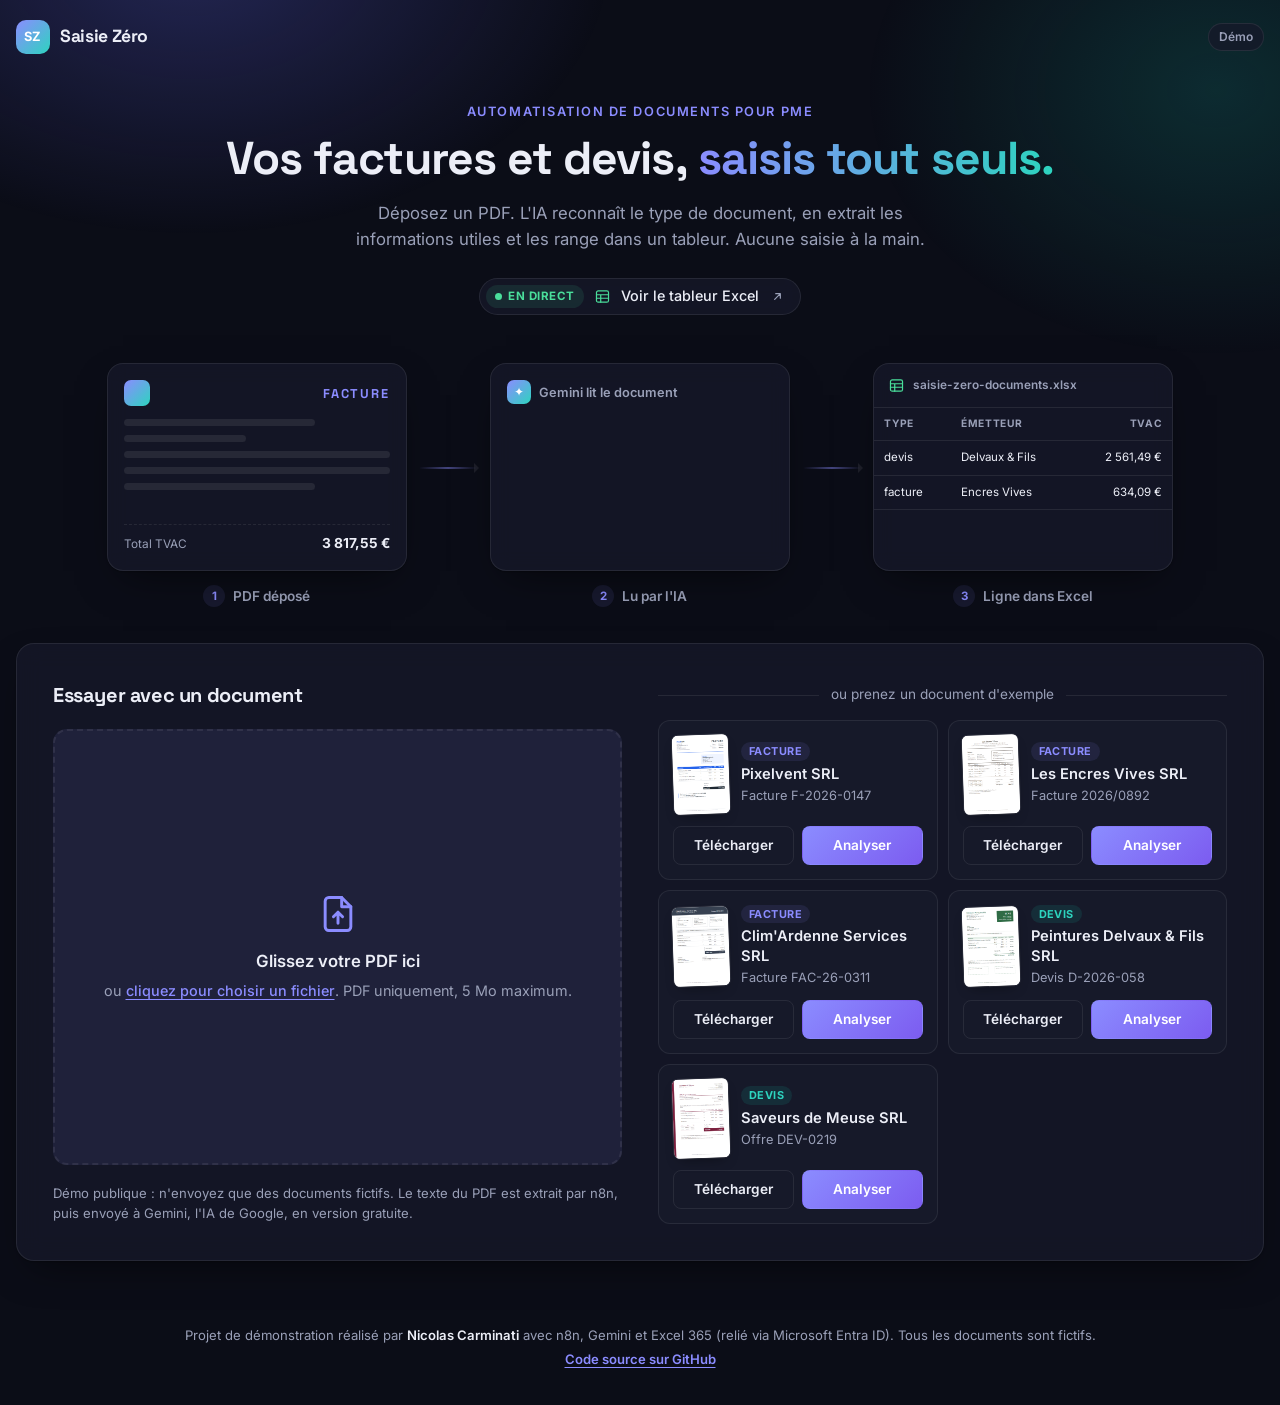
<file: site/index.html>
<!doctype html>
<html lang="fr">
<head>
  <meta charset="utf-8">
  <meta name="viewport" content="width=device-width, initial-scale=1">
  <title>Saisie Zéro</title>
  <meta name="description" content="Démo : l'IA lit une facture ou un devis en PDF, en extrait les informations et les range dans un tableur Excel.">
  <meta property="og:title" content="Saisie Zéro : vos factures et devis, saisis tout seuls">
  <meta property="og:description" content="Démo d'automatisation pour PME : déposez un PDF, l'IA en extrait les informations et ajoute une ligne dans un tableur Excel.">
  <meta property="og:type" content="website">
  <meta property="og:url" content="https://saisie-zero.vercel.app/">
  <meta name="theme-color" content="#0b0d17">
  <link rel="icon" href="data:image/svg+xml,%3Csvg xmlns='http://www.w3.org/2000/svg' viewBox='0 0 64 64'%3E%3Cdefs%3E%3ClinearGradient id='g' x1='0' y1='0' x2='1' y2='1'%3E%3Cstop offset='0' stop-color='%235b5bf0'/%3E%3Cstop offset='1' stop-color='%2314b8a6'/%3E%3C/linearGradient%3E%3C/defs%3E%3Crect width='64' height='64' rx='16' fill='url(%23g)'/%3E%3Ctext x='32' y='41' font-family='Arial,sans-serif' font-size='26' font-weight='700' fill='%23fff' text-anchor='middle'%3ESZ%3C/text%3E%3C/svg%3E">
  <link rel="preconnect" href="https://fonts.googleapis.com">
  <link rel="preconnect" href="https://fonts.gstatic.com" crossorigin>
  <link rel="stylesheet" href="https://fonts.googleapis.com/css2?family=Inter:wght@400;500;600;700&family=Space+Grotesk:wght@500;600;700&display=swap">
  <link rel="stylesheet" href="style.css">
</head>
<body>
  <div class="halo" aria-hidden="true"></div>

  <header class="barre">
    <div class="marque">
      <span class="marque__logo" aria-hidden="true">SZ</span>
      <span class="marque__nom">Saisie Zéro</span>
    </div>
    <span class="pastille">Démo</span>
  </header>

  <main>
    <section class="hero">
      <p class="surtitre">Automatisation de documents pour PME</p>
      <h1>Vos factures et devis, <span class="degrade">saisis tout seuls.</span></h1>
      <p class="chapo">Déposez un PDF. L'IA reconnaît le type de document, en extrait les informations utiles et les range dans un tableur. Aucune saisie à la main.</p>

      <p class="tableur-direct" id="tableur-direct" hidden>
        <a class="bouton-tableur" id="tableur-direct-a" href="#" target="_blank" rel="noopener"
           title="Ouvrez le classeur, analysez un document, puis actualisez-le : la nouvelle ligne apparaît en bas du tableau.">
          <span class="bouton-tableur__direct"><i></i>En direct</span>
          <svg class="bouton-tableur__icone" viewBox="0 0 24 24" aria-hidden="true"><rect x="3.5" y="4" width="17" height="16" rx="2.5"/><path d="M3.5 9.5h17M3.5 14.5h17M9.5 9.5V20"/></svg>
          Voir le tableur Excel
          <svg class="bouton-tableur__fleche" viewBox="0 0 24 24" aria-hidden="true"><path d="M8 16 16 8M9.5 8H16v6.5"/></svg>
        </a>
      </p>

      <!-- Animation qui raconte le traitement : PDF, lecture par l'IA, ligne dans Excel (décorative) -->
      <p class="visuellement-cache">Fonctionnement : 1. vous déposez un PDF, 2. l'IA le lit et en extrait les informations, 3. une ligne est ajoutée dans le tableur Excel.</p>
      <div class="scene" aria-hidden="true">
        <div class="scene__etape">
          <div class="scene__carte scene__pdf">
            <div class="pdf__entete"><span class="pdf__logo"></span><span class="pdf__titre">FACTURE</span></div>
            <span class="pdf__barre pdf__barre--moyenne"></span>
            <span class="pdf__barre pdf__barre--courte"></span>
            <span class="pdf__barre"></span>
            <span class="pdf__barre"></span>
            <span class="pdf__barre pdf__barre--moyenne"></span>
            <div class="pdf__total"><span>Total TVAC</span><b>3 817,55 €</b></div>
            <span class="pdf__scan"></span>
          </div>
          <p class="scene__legende"><span>1</span>PDF déposé</p>
        </div>

        <div class="scene__fleche scene__fleche--1"><span></span></div>

        <div class="scene__etape">
          <div class="scene__carte scene__ia">
            <div class="ia__tete"><span class="ia__puce">✦</span>Gemini lit le document</div>
            <div class="ia__champ ia__champ--1"><small>Fournisseur</small><b>Pixelvent SRL</b></div>
            <div class="ia__champ ia__champ--2"><small>Numéro</small><b>F-2026-0147</b></div>
            <div class="ia__champ ia__champ--3"><small>Total TVAC</small><b>3 817,55 €</b></div>
          </div>
          <p class="scene__legende"><span>2</span>Lu par l'IA</p>
        </div>

        <div class="scene__fleche scene__fleche--2"><span></span></div>

        <div class="scene__etape">
          <div class="scene__carte scene__excel">
            <div class="xl__tete">
              <svg viewBox="0 0 24 24"><rect x="3.5" y="4" width="17" height="16" rx="2.5"/><path d="M3.5 9.5h17M3.5 14.5h17M9.5 9.5V20"/></svg>
              saisie-zero-documents.xlsx
            </div>
            <div class="xl__grille">
              <span class="xl__th">Type</span><span class="xl__th">Émetteur</span><span class="xl__th">TVAC</span>
              <span>devis</span><span>Delvaux &amp; Fils</span><span>2 561,49 €</span>
              <span>facture</span><span>Encres Vives</span><span>634,09 €</span>
              <span class="xl__nouvelle">facture</span><span class="xl__nouvelle">Pixelvent SRL</span><span class="xl__nouvelle">3 817,55 €</span>
            </div>
          </div>
          <p class="scene__legende"><span>3</span>Ligne dans Excel</p>
        </div>
      </div>
    </section>

    <section class="carte depot" aria-labelledby="titre-depot">
      <div class="depot__gauche">
        <h2 id="titre-depot">Essayer avec un document</h2>

        <label class="zone-depot" id="zone-depot" for="champ-fichier" data-etat="attente">
          <input type="file" id="champ-fichier" class="visuellement-cache" accept="application/pdf,.pdf">
          <span class="zone-depot__icone" id="zone-icone" aria-hidden="true"></span>
          <span class="zone-depot__titre" id="zone-titre" aria-live="polite">Glissez votre PDF ici</span>
          <span class="zone-depot__aide" id="zone-aide">ou <span class="lien">cliquez pour choisir un fichier</span>. PDF uniquement, 5 Mo maximum.</span>
        </label>

        <p class="avertissement">Démo publique : n'envoyez que des documents fictifs. Le texte du PDF est extrait par n8n, puis envoyé à Gemini, l'IA de Google, en version gratuite.</p>
      </div>

      <div class="depot__droite">
        <div class="separateur"><span>ou prenez un document d'exemple</span></div>
        <ul class="exemples" id="liste-exemples"></ul>
      </div>
    </section>


    <section class="carte resultat" id="resultat" aria-labelledby="titre-resultat" hidden>
      <div class="resultat__entete">
        <div>
          <p class="badge" id="resultat-type"></p>
          <h2 id="titre-resultat" class="resultat__numero">
            <span id="resultat-numero"></span>
          </h2>
        </div>
        <dl class="meta" id="resultat-meta"></dl>
      </div>

      <div class="confirmation-excel" id="lien-tableur" hidden>
        <span class="confirmation-excel__icone" aria-hidden="true">
          <svg viewBox="0 0 24 24"><rect x="3.5" y="4" width="17" height="16" rx="2.5"/><path d="M3.5 9.5h17M3.5 14.5h17M9.5 9.5V20"/></svg>
        </span>
        <div class="confirmation-excel__texte">
          <p class="confirmation-excel__titre" id="confirmation-titre">Ligne ajoutée dans Excel</p>
          <p class="confirmation-excel__aide" id="confirmation-aide">Elle est visible dans le classeur public. S'il est déjà ouvert, actualisez-le.</p>
        </div>
        <a class="confirmation-excel__bouton" id="lien-tableur-a" href="#" target="_blank" rel="noopener">
          Ouvrir le classeur
          <svg viewBox="0 0 24 24" aria-hidden="true"><path d="M8 16 16 8M9.5 8H16v6.5"/></svg>
        </a>
      </div>

      <div class="parties">
        <div class="partie">
          <p class="partie__role">Émetteur</p>
          <p class="partie__nom" id="resultat-emetteur-nom"></p>
          <p class="partie__tva" id="resultat-emetteur-tva"></p>
        </div>
        <div class="partie">
          <p class="partie__role">Client</p>
          <p class="partie__nom" id="resultat-client-nom"></p>
          <p class="partie__tva" id="resultat-client-tva"></p>
        </div>
      </div>

      <div class="tableau-defilant">
        <table>
          <thead>
            <tr>
              <th scope="col">Désignation</th>
              <th scope="col" class="nombre">Qté</th>
              <th scope="col" class="nombre"><span class="libelle-long">Prix unitaire HTVA</span><span class="libelle-court">P.U. HTVA</span></th>
              <th scope="col" class="nombre">TVA</th>
            </tr>
          </thead>
          <tbody id="resultat-lignes"></tbody>
        </table>
      </div>

      <dl class="totaux" id="resultat-totaux"></dl>
    </section>
  </main>

  <footer class="pied">
    <p>Projet de démonstration réalisé par <strong>Nicolas Carminati</strong> avec n8n, Gemini et Excel 365 (relié via Microsoft Entra ID). Tous les documents sont fictifs.</p>
    <p><a href="https://github.com/Nico21350/saisie-zero" target="_blank" rel="noopener">Code source sur GitHub</a></p>
  </footer>

  <div class="voile-depot" id="voile-depot" aria-hidden="true">
    <div class="voile-depot__cadre">Lâchez le PDF pour l'analyser</div>
  </div>

  <script src="config.js"></script>
  <script src="app.js"></script>
</body>
</html>
</file>
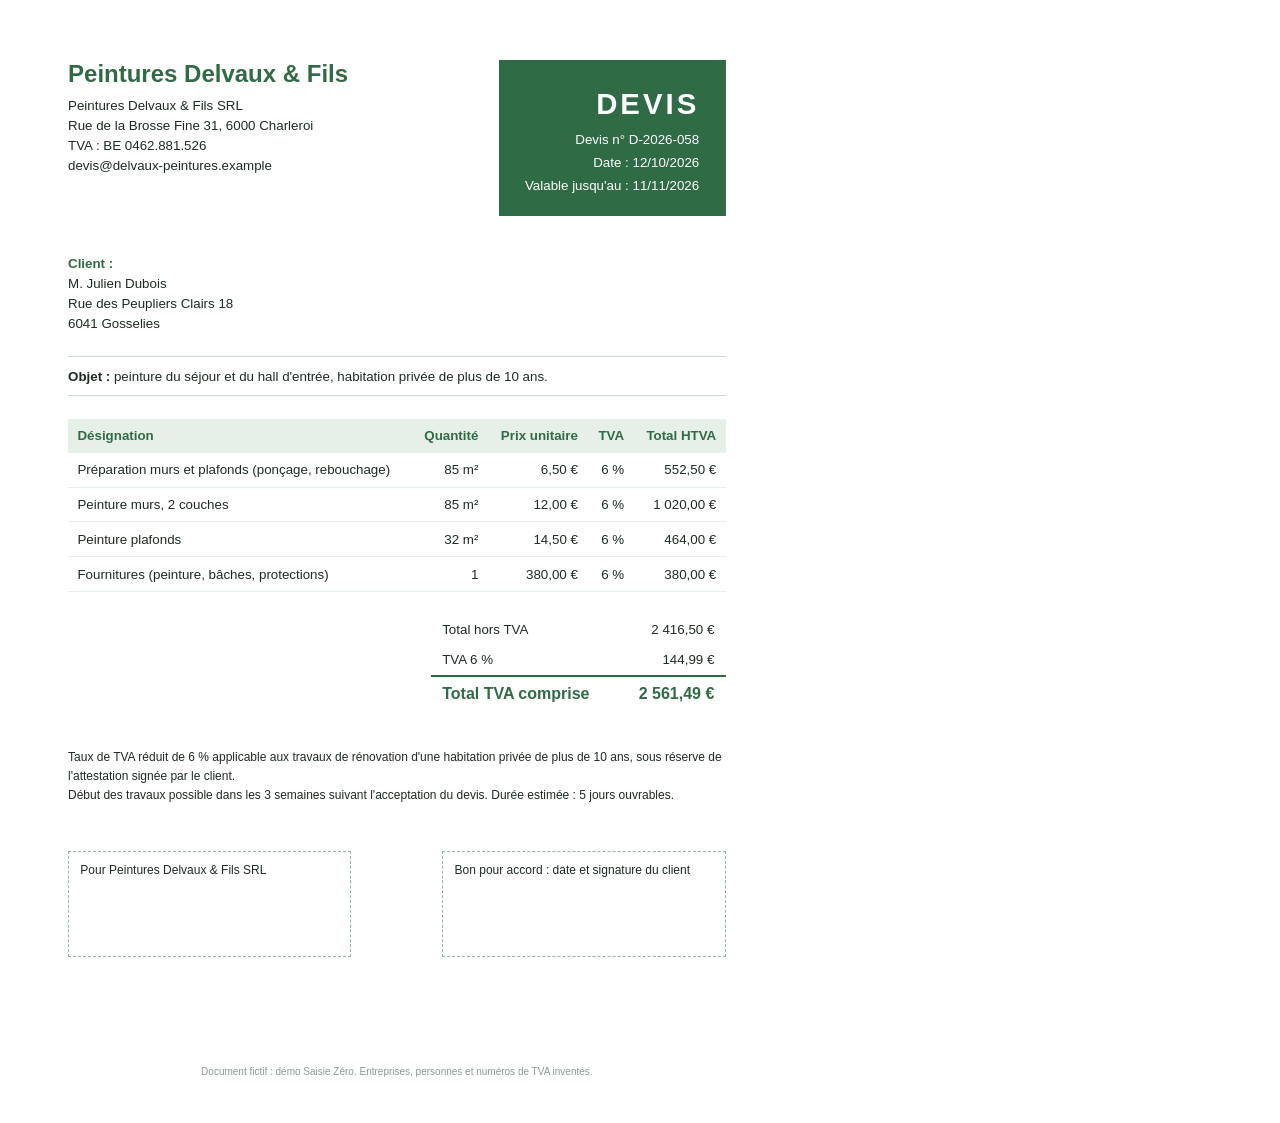
<file: exemples/sources/devis-1-delvaux.html>
<!doctype html>
<html lang="fr">
<head>
<meta charset="utf-8">
<title>Devis D-2026-058, Peintures Delvaux &amp; Fils SRL</title>
<style>
  @page { size: A4; margin: 0; }
  * { box-sizing: border-box; }
  body { margin: 0; font-family: "Trebuchet MS", Verdana, sans-serif; font-size: 10pt; color: #1e2b22; }
  .page { width: 210mm; min-height: 297mm; padding: 16mm 18mm 14mm; position: relative; }
  .entete { display: flex; justify-content: space-between; }
  .entete .nom { font-size: 18pt; font-weight: bold; color: #2f6b45; }
  .entete .adresse { line-height: 1.5; margin-top: 2mm; }
  .cartouche { background: #2f6b45; color: #fff; padding: 5mm 7mm; text-align: right; line-height: 1.7; }
  .cartouche .mot { font-size: 22pt; font-weight: bold; letter-spacing: 3px; }
  .client { margin: 10mm 0 6mm; line-height: 1.5; }
  .client .label { color: #2f6b45; font-weight: bold; }
  .objet { margin-bottom: 6mm; padding: 3mm 0; border-top: 1px solid #c7d9cd; border-bottom: 1px solid #c7d9cd; }
  table.lignes { width: 100%; border-collapse: collapse; }
  table.lignes th { background: #e6f0e9; padding: 2.5mm; text-align: left; color: #2f6b45; }
  table.lignes td { padding: 2.5mm; border-bottom: 1px solid #e6f0e9; }
  table.lignes .n { text-align: right; white-space: nowrap; }
  .totaux { margin: 6mm 0 0 auto; width: 78mm; border-collapse: collapse; }
  .totaux td { padding: 2mm 3mm; }
  .totaux td:last-child { text-align: right; }
  .totaux .final td { border-top: 2px solid #2f6b45; font-weight: bold; font-size: 12pt; color: #2f6b45; }
  .mentions { margin-top: 10mm; font-size: 9pt; line-height: 1.6; }
  .accord { margin-top: 12mm; display: flex; justify-content: space-between; }
  .accord div { width: 75mm; height: 28mm; border: 1px dashed #8fb59c; padding: 3mm; font-size: 9pt; }
  footer { position: absolute; bottom: 12mm; left: 18mm; right: 18mm; text-align: center; font-size: 7.5pt; color: #8a9a8f; }
</style>
</head>
<body>
<div class="page">
  <div class="entete">
    <div>
      <div class="nom">Peintures Delvaux &amp; Fils</div>
      <div class="adresse">
        Peintures Delvaux &amp; Fils SRL<br>
        Rue de la Brosse Fine 31, 6000 Charleroi<br>
        TVA : BE 0462.881.526<br>
        devis@delvaux-peintures.example
      </div>
    </div>
    <div class="cartouche">
      <div class="mot">DEVIS</div>
      Devis n° D-2026-058<br>
      Date : 12/10/2026<br>
      Valable jusqu'au : 11/11/2026
    </div>
  </div>

  <div class="client">
    <span class="label">Client :</span><br>
    M. Julien Dubois<br>
    Rue des Peupliers Clairs 18<br>
    6041 Gosselies
  </div>

  <div class="objet"><strong>Objet :</strong> peinture du séjour et du hall d'entrée, habitation privée de plus de 10 ans.</div>

  <table class="lignes">
    <thead>
      <tr><th>Désignation</th><th class="n">Quantité</th><th class="n">Prix unitaire</th><th class="n">TVA</th><th class="n">Total HTVA</th></tr>
    </thead>
    <tbody>
      <tr><td>Préparation murs et plafonds (ponçage, rebouchage)</td><td class="n">85 m²</td><td class="n">6,50 €</td><td class="n">6 %</td><td class="n">552,50 €</td></tr>
      <tr><td>Peinture murs, 2 couches</td><td class="n">85 m²</td><td class="n">12,00 €</td><td class="n">6 %</td><td class="n">1 020,00 €</td></tr>
      <tr><td>Peinture plafonds</td><td class="n">32 m²</td><td class="n">14,50 €</td><td class="n">6 %</td><td class="n">464,00 €</td></tr>
      <tr><td>Fournitures (peinture, bâches, protections)</td><td class="n">1</td><td class="n">380,00 €</td><td class="n">6 %</td><td class="n">380,00 €</td></tr>
    </tbody>
  </table>

  <table class="totaux">
    <tr><td>Total hors TVA</td><td>2 416,50 €</td></tr>
    <tr><td>TVA 6 %</td><td>144,99 €</td></tr>
    <tr class="final"><td>Total TVA comprise</td><td>2 561,49 €</td></tr>
  </table>

  <div class="mentions">
    Taux de TVA réduit de 6 % applicable aux travaux de rénovation d'une habitation privée de plus de 10 ans, sous réserve de l'attestation signée par le client.<br>
    Début des travaux possible dans les 3 semaines suivant l'acceptation du devis. Durée estimée : 5 jours ouvrables.
  </div>

  <div class="accord">
    <div>Pour Peintures Delvaux &amp; Fils SRL</div>
    <div>Bon pour accord : date et signature du client</div>
  </div>

  <footer>Document fictif : démo Saisie Zéro. Entreprises, personnes et numéros de TVA inventés.</footer>
</div>
</body>
</html>
</file>
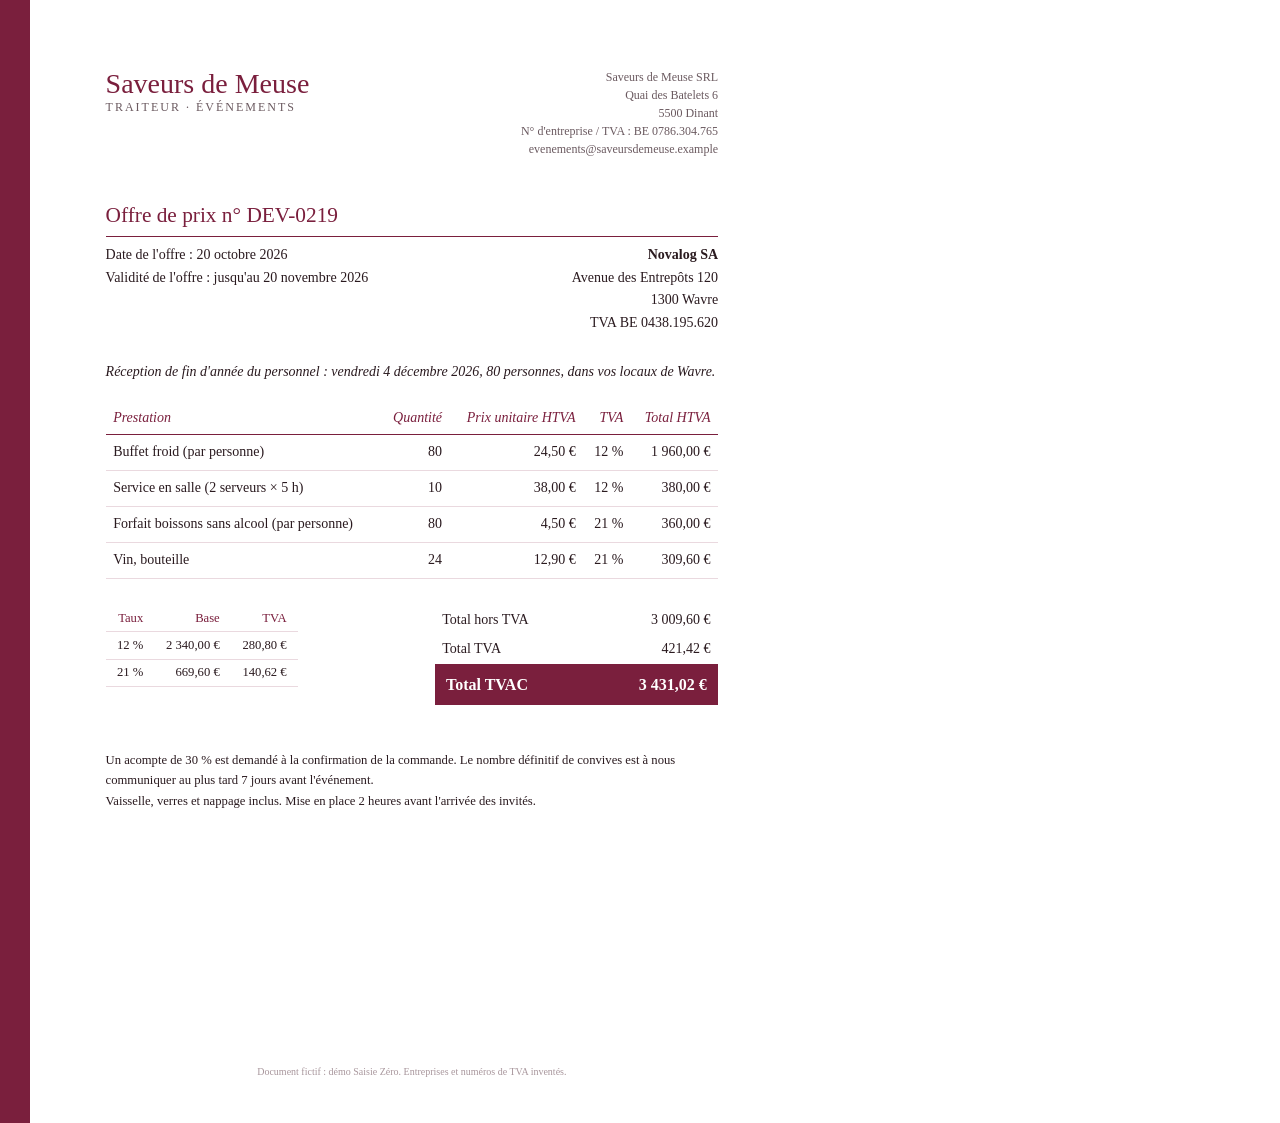
<file: exemples/sources/devis-2-saveurs-de-meuse.html>
<!doctype html>
<html lang="fr">
<head>
<meta charset="utf-8">
<title>Offre DEV-0219, Saveurs de Meuse SRL</title>
<style>
  @page { size: A4; margin: 0; }
  * { box-sizing: border-box; }
  body { margin: 0; font-family: Cambria, Georgia, serif; font-size: 10.5pt; color: #2a1a1f; }
  .page { width: 210mm; min-height: 297mm; padding: 18mm 20mm 14mm; position: relative; border-left: 8mm solid #7a1f3d; }
  .haut { display: flex; justify-content: space-between; align-items: flex-start; }
  .marque { font-size: 21pt; color: #7a1f3d; }
  .marque small { display: block; font-size: 9pt; color: #6b5a60; letter-spacing: 2px; text-transform: uppercase; }
  .emetteur { text-align: right; font-size: 9pt; line-height: 1.5; color: #6b5a60; }
  h1 { font-size: 16pt; font-weight: normal; color: #7a1f3d; margin: 12mm 0 2mm; border-bottom: 1px solid #7a1f3d; padding-bottom: 2mm; }
  .meta { display: flex; justify-content: space-between; margin-bottom: 8mm; line-height: 1.6; }
  .evenement { font-style: italic; margin-bottom: 6mm; }
  table.lignes { width: 100%; border-collapse: collapse; }
  table.lignes th { color: #7a1f3d; text-align: left; padding: 2mm; border-bottom: 1.5px solid #7a1f3d; font-weight: normal; font-style: italic; }
  table.lignes td { padding: 2.5mm 2mm; border-bottom: 1px solid #ead9df; }
  table.lignes .n { text-align: right; white-space: nowrap; }
  .bas { display: flex; justify-content: space-between; margin-top: 7mm; gap: 8mm; }
  table.recap { border-collapse: collapse; font-size: 9.5pt; align-self: flex-start; }
  table.recap th, table.recap td { padding: 1.5mm 3mm; border-bottom: 1px solid #ead9df; text-align: right; }
  table.recap th { color: #7a1f3d; font-weight: normal; }
  table.totaux { border-collapse: collapse; min-width: 75mm; }
  table.totaux td { padding: 1.8mm 2mm; }
  table.totaux td:last-child { text-align: right; }
  table.totaux .final td { background: #7a1f3d; color: #fff; font-size: 12pt; font-weight: bold; padding: 3mm; }
  .conditions { margin-top: 12mm; font-size: 9.5pt; line-height: 1.6; }
  footer { position: absolute; bottom: 12mm; left: 20mm; right: 20mm; text-align: center; font-size: 7.5pt; color: #a8969c; }
</style>
</head>
<body>
<div class="page">
  <div class="haut">
    <div class="marque">Saveurs de Meuse<small>Traiteur · Événements</small></div>
    <div class="emetteur">
      Saveurs de Meuse SRL<br>
      Quai des Batelets 6<br>
      5500 Dinant<br>
      N° d'entreprise / TVA : BE 0786.304.765<br>
      evenements@saveursdemeuse.example
    </div>
  </div>

  <h1>Offre de prix n° DEV-0219</h1>

  <div class="meta">
    <div>
      Date de l'offre : 20 octobre 2026<br>
      Validité de l'offre : jusqu'au 20 novembre 2026
    </div>
    <div style="text-align:right">
      <strong>Novalog SA</strong><br>
      Avenue des Entrepôts 120<br>
      1300 Wavre<br>
      TVA BE 0438.195.620
    </div>
  </div>

  <div class="evenement">Réception de fin d'année du personnel : vendredi 4 décembre 2026, 80 personnes, dans vos locaux de Wavre.</div>

  <table class="lignes">
    <thead>
      <tr><th>Prestation</th><th class="n">Quantité</th><th class="n">Prix unitaire HTVA</th><th class="n">TVA</th><th class="n">Total HTVA</th></tr>
    </thead>
    <tbody>
      <tr><td>Buffet froid (par personne)</td><td class="n">80</td><td class="n">24,50 €</td><td class="n">12 %</td><td class="n">1 960,00 €</td></tr>
      <tr><td>Service en salle (2 serveurs × 5 h)</td><td class="n">10</td><td class="n">38,00 €</td><td class="n">12 %</td><td class="n">380,00 €</td></tr>
      <tr><td>Forfait boissons sans alcool (par personne)</td><td class="n">80</td><td class="n">4,50 €</td><td class="n">21 %</td><td class="n">360,00 €</td></tr>
      <tr><td>Vin, bouteille</td><td class="n">24</td><td class="n">12,90 €</td><td class="n">21 %</td><td class="n">309,60 €</td></tr>
    </tbody>
  </table>

  <div class="bas">
    <table class="recap">
      <tr><th>Taux</th><th>Base</th><th>TVA</th></tr>
      <tr><td>12 %</td><td>2 340,00 €</td><td>280,80 €</td></tr>
      <tr><td>21 %</td><td>669,60 €</td><td>140,62 €</td></tr>
    </table>
    <table class="totaux">
      <tr><td>Total hors TVA</td><td>3 009,60 €</td></tr>
      <tr><td>Total TVA</td><td>421,42 €</td></tr>
      <tr class="final"><td>Total TVAC</td><td>3 431,02 €</td></tr>
    </table>
  </div>

  <div class="conditions">
    Un acompte de 30 % est demandé à la confirmation de la commande. Le nombre définitif de convives est à nous communiquer au plus tard 7 jours avant l'événement.<br>
    Vaisselle, verres et nappage inclus. Mise en place 2 heures avant l'arrivée des invités.
  </div>

  <footer>Document fictif : démo Saisie Zéro. Entreprises et numéros de TVA inventés.</footer>
</div>
</body>
</html>
</file>
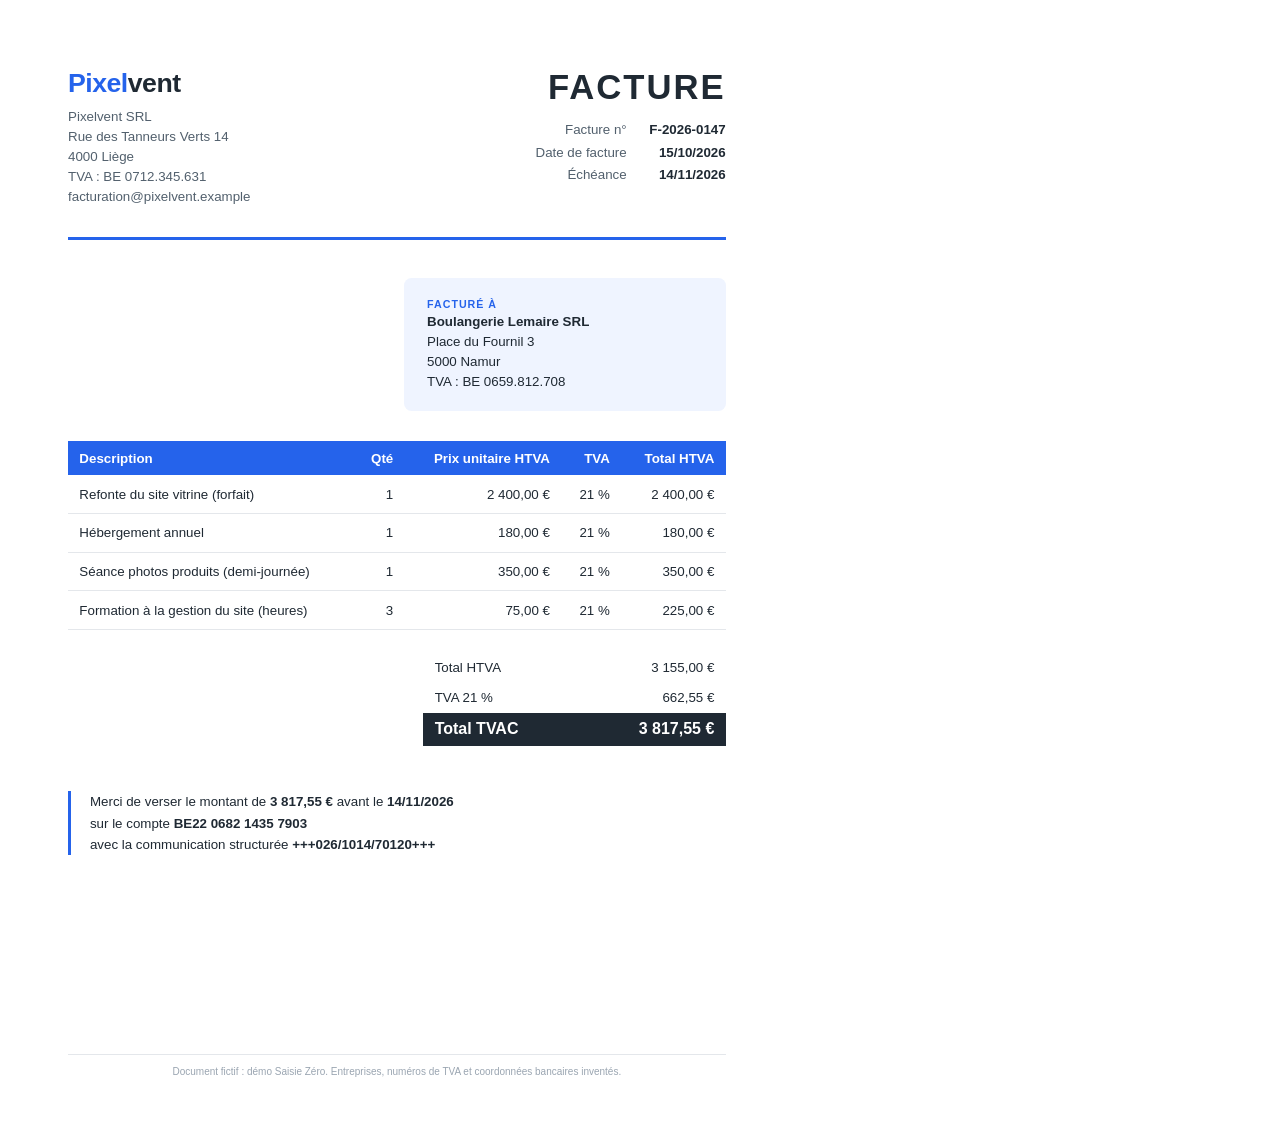
<file: exemples/sources/facture-1-pixelvent.html>
<!doctype html>
<html lang="fr">
<head>
<meta charset="utf-8">
<title>Facture F-2026-0147, Pixelvent SRL</title>
<style>
  @page { size: A4; margin: 0; }
  * { box-sizing: border-box; }
  body { margin: 0; font-family: "Segoe UI", Arial, sans-serif; font-size: 10pt; color: #1f2933; }
  .page { width: 210mm; min-height: 297mm; padding: 18mm 18mm 14mm; position: relative; }
  header { display: flex; justify-content: space-between; align-items: flex-start; border-bottom: 3px solid #2563eb; padding-bottom: 8mm; }
  .logo { font-size: 20pt; font-weight: 700; color: #2563eb; letter-spacing: -0.5px; }
  .logo span { color: #1f2933; }
  .emetteur { margin-top: 2mm; line-height: 1.5; color: #52606d; }
  .titre { text-align: right; }
  .titre h1 { margin: 0; font-size: 26pt; letter-spacing: 2px; color: #1f2933; }
  .titre table { margin-left: auto; margin-top: 3mm; border-collapse: collapse; }
  .titre td { padding: 1mm 0 1mm 6mm; }
  .titre td:first-child { color: #52606d; }
  .titre td:last-child { font-weight: 600; text-align: right; }
  .client { margin: 10mm 0 8mm auto; width: 85mm; background: #eff4ff; padding: 5mm 6mm; border-radius: 2mm; line-height: 1.5; }
  .client .label { font-size: 8pt; text-transform: uppercase; letter-spacing: 1px; color: #2563eb; font-weight: 700; }
  table.lignes { width: 100%; border-collapse: collapse; }
  table.lignes th { background: #2563eb; color: #fff; font-weight: 600; padding: 2.5mm 3mm; text-align: left; }
  table.lignes td { padding: 3mm; border-bottom: 1px solid #e4e7eb; }
  table.lignes .n { text-align: right; white-space: nowrap; }
  .totaux { margin: 6mm 0 0 auto; width: 80mm; border-collapse: collapse; }
  .totaux td { padding: 2mm 3mm; }
  .totaux td:last-child { text-align: right; }
  .totaux .final td { background: #1f2933; color: #fff; font-weight: 700; font-size: 12pt; }
  .paiement { margin-top: 12mm; line-height: 1.6; border-left: 3px solid #2563eb; padding-left: 5mm; }
  footer { position: absolute; bottom: 12mm; left: 18mm; right: 18mm; text-align: center; font-size: 7.5pt; color: #9aa5b1; border-top: 1px solid #e4e7eb; padding-top: 3mm; }
</style>
</head>
<body>
<div class="page">
  <header>
    <div>
      <div class="logo">Pixel<span>vent</span></div>
      <div class="emetteur">
        Pixelvent SRL<br>
        Rue des Tanneurs Verts 14<br>
        4000 Liège<br>
        TVA : BE 0712.345.631<br>
        facturation@pixelvent.example
      </div>
    </div>
    <div class="titre">
      <h1>FACTURE</h1>
      <table>
        <tr><td>Facture n°</td><td>F-2026-0147</td></tr>
        <tr><td>Date de facture</td><td>15/10/2026</td></tr>
        <tr><td>Échéance</td><td>14/11/2026</td></tr>
      </table>
    </div>
  </header>

  <div class="client">
    <div class="label">Facturé à</div>
    <strong>Boulangerie Lemaire SRL</strong><br>
    Place du Fournil 3<br>
    5000 Namur<br>
    TVA : BE 0659.812.708
  </div>

  <table class="lignes">
    <thead>
      <tr><th>Description</th><th class="n">Qté</th><th class="n">Prix unitaire HTVA</th><th class="n">TVA</th><th class="n">Total HTVA</th></tr>
    </thead>
    <tbody>
      <tr><td>Refonte du site vitrine (forfait)</td><td class="n">1</td><td class="n">2 400,00 €</td><td class="n">21 %</td><td class="n">2 400,00 €</td></tr>
      <tr><td>Hébergement annuel</td><td class="n">1</td><td class="n">180,00 €</td><td class="n">21 %</td><td class="n">180,00 €</td></tr>
      <tr><td>Séance photos produits (demi-journée)</td><td class="n">1</td><td class="n">350,00 €</td><td class="n">21 %</td><td class="n">350,00 €</td></tr>
      <tr><td>Formation à la gestion du site (heures)</td><td class="n">3</td><td class="n">75,00 €</td><td class="n">21 %</td><td class="n">225,00 €</td></tr>
    </tbody>
  </table>

  <table class="totaux">
    <tr><td>Total HTVA</td><td>3 155,00 €</td></tr>
    <tr><td>TVA 21 %</td><td>662,55 €</td></tr>
    <tr class="final"><td>Total TVAC</td><td>3 817,55 €</td></tr>
  </table>

  <div class="paiement">
    Merci de verser le montant de <strong>3 817,55 €</strong> avant le <strong>14/11/2026</strong><br>
    sur le compte <strong>BE22 0682 1435 7903</strong><br>
    avec la communication structurée <strong>+++026/1014/70120+++</strong>
  </div>

  <footer>Document fictif : démo Saisie Zéro. Entreprises, numéros de TVA et coordonnées bancaires inventés.</footer>
</div>
</body>
</html>
</file>
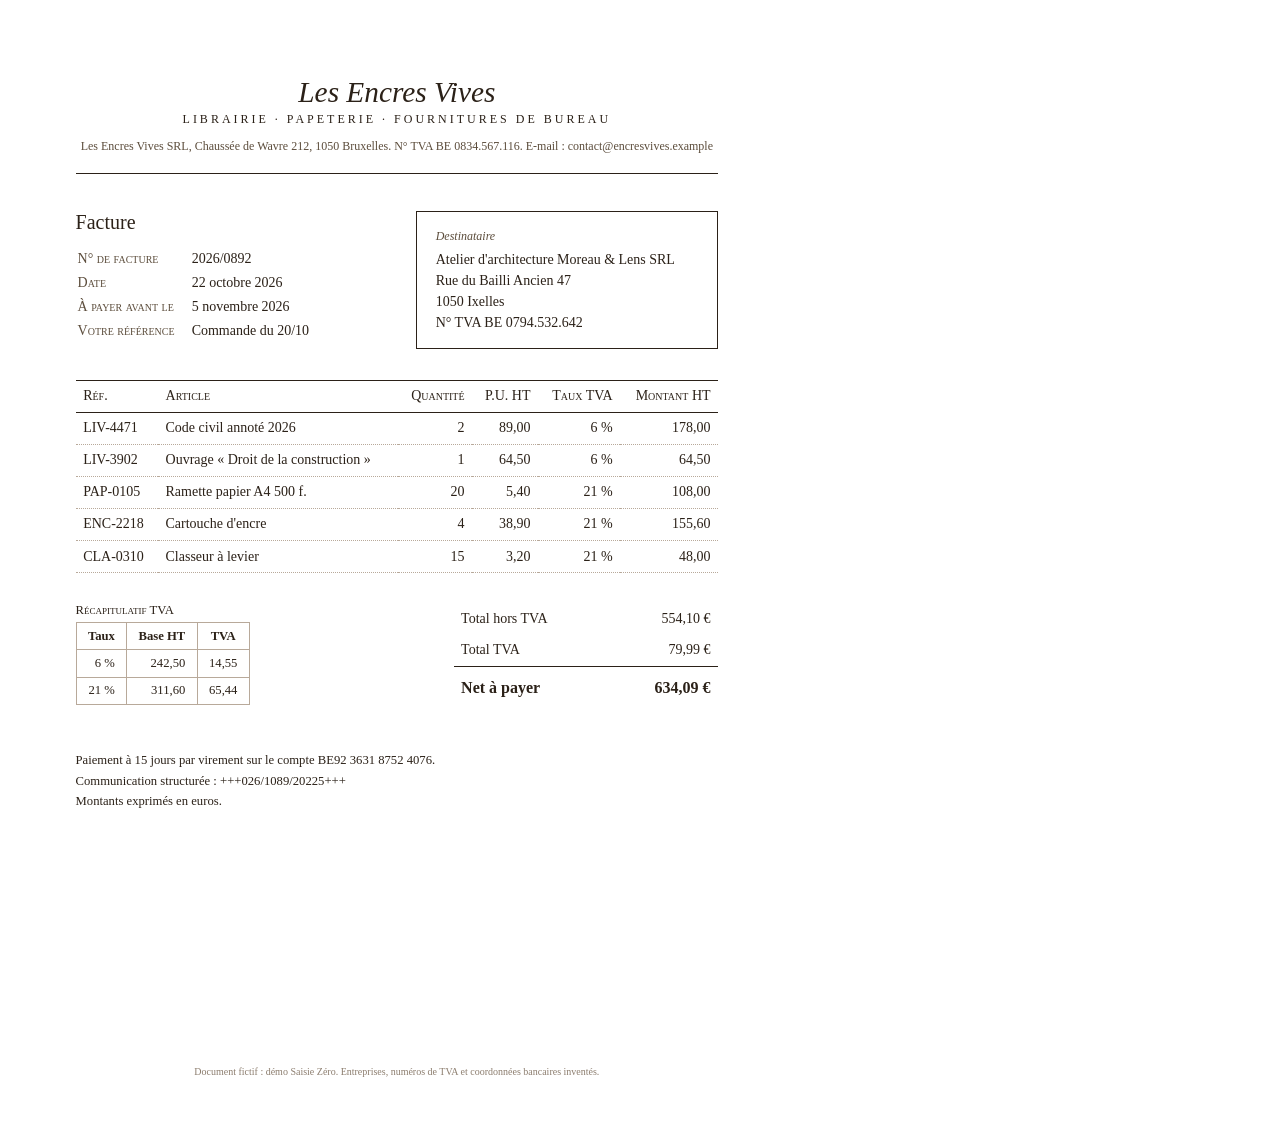
<file: exemples/sources/facture-2-encres-vives.html>
<!doctype html>
<html lang="fr">
<head>
<meta charset="utf-8">
<title>Facture 2026/0892, Les Encres Vives SRL</title>
<style>
  @page { size: A4; margin: 0; }
  * { box-sizing: border-box; }
  body { margin: 0; font-family: Georgia, "Times New Roman", serif; font-size: 10.5pt; color: #2b2118; }
  .page { width: 210mm; min-height: 297mm; padding: 20mm 20mm 14mm; position: relative; }
  .enseigne { text-align: center; border-bottom: 1px solid #2b2118; padding-bottom: 5mm; }
  .enseigne .nom { font-size: 22pt; font-style: italic; }
  .enseigne .sous { font-size: 9pt; letter-spacing: 3px; text-transform: uppercase; margin-top: 1mm; }
  .enseigne .coord { font-size: 9pt; margin-top: 3mm; color: #5c4d3c; }
  .bloc { display: flex; justify-content: space-between; margin: 10mm 0 8mm; }
  .bloc .infos td { padding: 0.8mm 4mm 0.8mm 0; }
  .bloc .infos td:first-child { font-variant: small-caps; color: #5c4d3c; }
  .destinataire { width: 80mm; border: 1px solid #2b2118; padding: 4mm 5mm; line-height: 1.5; }
  .destinataire em { display: block; font-size: 9pt; color: #5c4d3c; margin-bottom: 1mm; }
  h1 { font-size: 15pt; font-weight: normal; margin: 0 0 3mm; }
  table.lignes { width: 100%; border-collapse: collapse; }
  table.lignes th { border-top: 1.5px solid #2b2118; border-bottom: 1px solid #2b2118; padding: 2mm; text-align: left; font-variant: small-caps; font-weight: normal; }
  table.lignes td { padding: 2mm; border-bottom: 1px dotted #b8a99a; }
  table.lignes .n { text-align: right; white-space: nowrap; }
  .bas { display: flex; justify-content: space-between; margin-top: 8mm; gap: 10mm; }
  table.recap { border-collapse: collapse; font-size: 9.5pt; }
  table.recap caption { text-align: left; font-variant: small-caps; margin-bottom: 1mm; }
  table.recap th, table.recap td { border: 1px solid #b8a99a; padding: 1.5mm 3mm; }
  table.recap td { text-align: right; }
  table.totaux { border-collapse: collapse; min-width: 70mm; }
  table.totaux td { padding: 1.5mm 2mm; }
  table.totaux td:last-child { text-align: right; }
  table.totaux .net td { border-top: 1.5px solid #2b2118; font-weight: bold; font-size: 12pt; padding-top: 2.5mm; }
  .conditions { margin-top: 12mm; font-size: 9.5pt; line-height: 1.6; }
  footer { position: absolute; bottom: 12mm; left: 20mm; right: 20mm; text-align: center; font-size: 7.5pt; color: #8c7d6e; }
</style>
</head>
<body>
<div class="page">
  <div class="enseigne">
    <div class="nom">Les Encres Vives</div>
    <div class="sous">Librairie · Papeterie · Fournitures de bureau</div>
    <div class="coord">Les Encres Vives SRL, Chaussée de Wavre 212, 1050 Bruxelles. N° TVA BE 0834.567.116. E-mail : contact@encresvives.example</div>
  </div>

  <div class="bloc">
    <div>
      <h1>Facture</h1>
      <table class="infos">
        <tr><td>N° de facture</td><td>2026/0892</td></tr>
        <tr><td>Date</td><td>22 octobre 2026</td></tr>
        <tr><td>À payer avant le</td><td>5 novembre 2026</td></tr>
        <tr><td>Votre référence</td><td>Commande du 20/10</td></tr>
      </table>
    </div>
    <div class="destinataire">
      <em>Destinataire</em>
      Atelier d'architecture Moreau &amp; Lens SRL<br>
      Rue du Bailli Ancien 47<br>
      1050 Ixelles<br>
      N° TVA BE 0794.532.642
    </div>
  </div>

  <table class="lignes">
    <thead>
      <tr><th>Réf.</th><th>Article</th><th class="n">Quantité</th><th class="n">P.U. HT</th><th class="n">Taux TVA</th><th class="n">Montant HT</th></tr>
    </thead>
    <tbody>
      <tr><td>LIV-4471</td><td>Code civil annoté 2026</td><td class="n">2</td><td class="n">89,00</td><td class="n">6 %</td><td class="n">178,00</td></tr>
      <tr><td>LIV-3902</td><td>Ouvrage « Droit de la construction »</td><td class="n">1</td><td class="n">64,50</td><td class="n">6 %</td><td class="n">64,50</td></tr>
      <tr><td>PAP-0105</td><td>Ramette papier A4 500 f.</td><td class="n">20</td><td class="n">5,40</td><td class="n">21 %</td><td class="n">108,00</td></tr>
      <tr><td>ENC-2218</td><td>Cartouche d'encre</td><td class="n">4</td><td class="n">38,90</td><td class="n">21 %</td><td class="n">155,60</td></tr>
      <tr><td>CLA-0310</td><td>Classeur à levier</td><td class="n">15</td><td class="n">3,20</td><td class="n">21 %</td><td class="n">48,00</td></tr>
    </tbody>
  </table>

  <div class="bas">
    <table class="recap">
      <caption>Récapitulatif TVA</caption>
      <tr><th>Taux</th><th>Base HT</th><th>TVA</th></tr>
      <tr><td>6 %</td><td>242,50</td><td>14,55</td></tr>
      <tr><td>21 %</td><td>311,60</td><td>65,44</td></tr>
    </table>
    <table class="totaux">
      <tr><td>Total hors TVA</td><td>554,10 €</td></tr>
      <tr><td>Total TVA</td><td>79,99 €</td></tr>
      <tr class="net"><td>Net à payer</td><td>634,09 €</td></tr>
    </table>
  </div>

  <div class="conditions">
    Paiement à 15 jours par virement sur le compte BE92 3631 8752 4076.<br>
    Communication structurée : +++026/1089/20225+++<br>
    Montants exprimés en euros.
  </div>

  <footer>Document fictif : démo Saisie Zéro. Entreprises, numéros de TVA et coordonnées bancaires inventés.</footer>
</div>
</body>
</html>
</file>
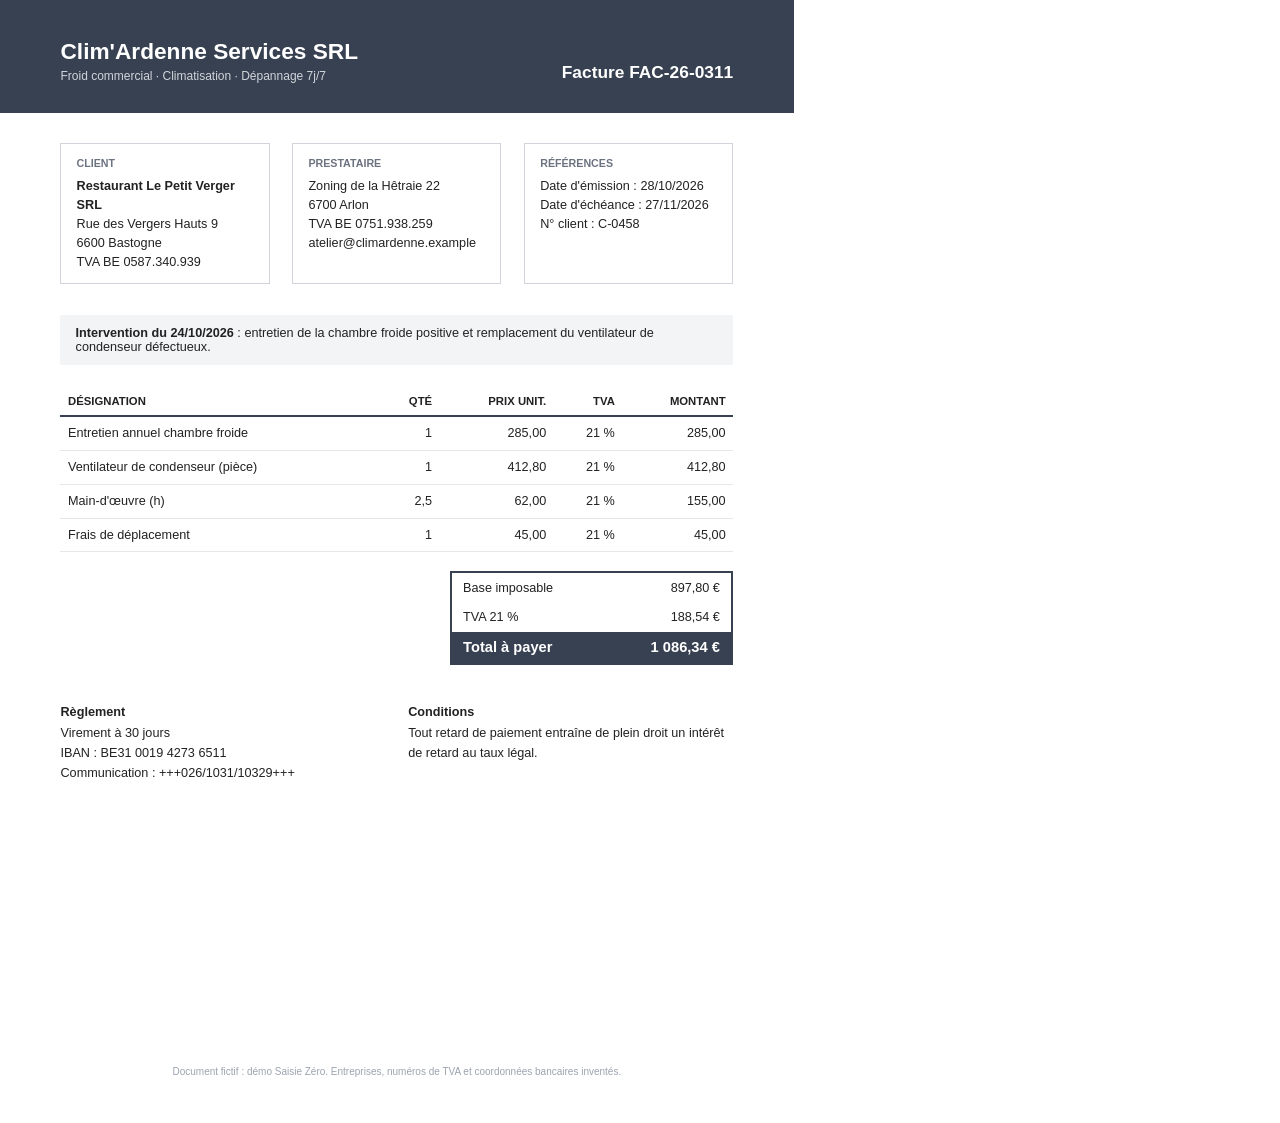
<file: exemples/sources/facture-3-clim-ardenne.html>
<!doctype html>
<html lang="fr">
<head>
<meta charset="utf-8">
<title>Facture FAC-26-0311, Clim'Ardenne Services SRL</title>
<style>
  @page { size: A4; margin: 0; }
  * { box-sizing: border-box; }
  body { margin: 0; font-family: Arial, Helvetica, sans-serif; font-size: 9.5pt; color: #222; }
  .page { width: 210mm; min-height: 297mm; position: relative; }
  .bandeau { background: #374151; color: #fff; padding: 10mm 16mm 8mm; display: flex; justify-content: space-between; align-items: flex-end; }
  .bandeau .nom { font-size: 17pt; font-weight: bold; }
  .bandeau .metier { font-size: 9pt; color: #d1d5db; margin-top: 1mm; }
  .bandeau .num { text-align: right; font-size: 13pt; font-weight: bold; }
  .contenu { padding: 8mm 16mm 0; }
  .grille { display: grid; grid-template-columns: 1fr 1fr 1fr; gap: 6mm; margin-bottom: 8mm; }
  .case { border: 1px solid #d1d5db; padding: 3mm 4mm; line-height: 1.5; }
  .case h3 { margin: 0 0 1.5mm; font-size: 8pt; text-transform: uppercase; color: #6b7280; }
  .intervention { background: #f3f4f6; padding: 3mm 4mm; margin-bottom: 6mm; }
  table.lignes { width: 100%; border-collapse: collapse; }
  table.lignes th { border-bottom: 2px solid #374151; padding: 2mm; text-align: left; font-size: 8.5pt; text-transform: uppercase; }
  table.lignes td { padding: 2.5mm 2mm; border-bottom: 1px solid #e5e7eb; }
  table.lignes .n { text-align: right; white-space: nowrap; }
  .totaux { margin: 5mm 0 0 auto; width: 75mm; border: 2px solid #374151; border-collapse: collapse; }
  .totaux td { padding: 2mm 3mm; }
  .totaux td:last-child { text-align: right; }
  .totaux .final td { background: #374151; color: #fff; font-weight: bold; font-size: 11pt; }
  .reglement { margin-top: 10mm; display: grid; grid-template-columns: 1fr 1fr; gap: 6mm; }
  .reglement div { line-height: 1.6; }
  footer { position: absolute; bottom: 12mm; left: 16mm; right: 16mm; text-align: center; font-size: 7.5pt; color: #9ca3af; }
</style>
</head>
<body>
<div class="page">
  <div class="bandeau">
    <div>
      <div class="nom">Clim'Ardenne Services SRL</div>
      <div class="metier">Froid commercial · Climatisation · Dépannage 7j/7</div>
    </div>
    <div class="num">Facture FAC-26-0311</div>
  </div>

  <div class="contenu">
    <div class="grille">
      <div class="case">
        <h3>Client</h3>
        <strong>Restaurant Le Petit Verger SRL</strong><br>
        Rue des Vergers Hauts 9<br>
        6600 Bastogne<br>
        TVA BE 0587.340.939
      </div>
      <div class="case">
        <h3>Prestataire</h3>
        Zoning de la Hêtraie 22<br>
        6700 Arlon<br>
        TVA BE 0751.938.259<br>
        atelier@climardenne.example
      </div>
      <div class="case">
        <h3>Références</h3>
        Date d'émission : 28/10/2026<br>
        Date d'échéance : 27/11/2026<br>
        N° client : C-0458
      </div>
    </div>

    <div class="intervention">
      <strong>Intervention du 24/10/2026</strong> : entretien de la chambre froide positive et remplacement du ventilateur de condenseur défectueux.
    </div>

    <table class="lignes">
      <thead>
        <tr><th>Désignation</th><th class="n">Qté</th><th class="n">Prix unit.</th><th class="n">TVA</th><th class="n">Montant</th></tr>
      </thead>
      <tbody>
        <tr><td>Entretien annuel chambre froide</td><td class="n">1</td><td class="n">285,00</td><td class="n">21 %</td><td class="n">285,00</td></tr>
        <tr><td>Ventilateur de condenseur (pièce)</td><td class="n">1</td><td class="n">412,80</td><td class="n">21 %</td><td class="n">412,80</td></tr>
        <tr><td>Main-d'œuvre (h)</td><td class="n">2,5</td><td class="n">62,00</td><td class="n">21 %</td><td class="n">155,00</td></tr>
        <tr><td>Frais de déplacement</td><td class="n">1</td><td class="n">45,00</td><td class="n">21 %</td><td class="n">45,00</td></tr>
      </tbody>
    </table>

    <table class="totaux">
      <tr><td>Base imposable</td><td>897,80 €</td></tr>
      <tr><td>TVA 21 %</td><td>188,54 €</td></tr>
      <tr class="final"><td>Total à payer</td><td>1 086,34 €</td></tr>
    </table>

    <div class="reglement">
      <div>
        <strong>Règlement</strong><br>
        Virement à 30 jours<br>
        IBAN : BE31 0019 4273 6511<br>
        Communication : +++026/1031/10329+++
      </div>
      <div>
        <strong>Conditions</strong><br>
        Tout retard de paiement entraîne de plein droit un intérêt de retard au taux légal.
      </div>
    </div>
  </div>

  <footer>Document fictif : démo Saisie Zéro. Entreprises, numéros de TVA et coordonnées bancaires inventés.</footer>
</div>
</body>
</html>
</file>
<file: site/style.css>
:root {
  --fond: #0b0d17;
  --fond-halo-1: rgba(99, 102, 241, 0.28);
  --fond-halo-2: rgba(20, 184, 166, 0.18);
  --carte: rgba(22, 25, 41, 0.78);
  --carte-pleine: #161929;
  --texte: #eceef7;
  --discret: #9aa0b8;
  --bordure: rgba(255, 255, 255, 0.08);
  --accent: #8b8cff;
  --accent-2: #2dd4bf;
  --accent-doux: rgba(139, 140, 255, 0.1);
  --erreur: #ff8a8f;
  --erreur-doux: rgba(255, 138, 143, 0.1);
  --succes: #4ade9b;
  --succes-doux: rgba(74, 222, 155, 0.1);
  --ombre: 0 1px 2px rgba(0, 0, 0, 0.3), 0 16px 40px -16px rgba(0, 0, 0, 0.6);
  color-scheme: dark;
}

/* Un élément marqué hidden reste caché, même si une autre règle lui donne un display. */
[hidden] { display: none !important; }

* { box-sizing: border-box; }

body {
  margin: 0;
  min-height: 100vh;
  background: var(--fond);
  color: var(--texte);
  font-family: "Inter", system-ui, -apple-system, "Segoe UI", sans-serif;
  line-height: 1.55;
  -webkit-font-smoothing: antialiased;
}

.halo {
  position: fixed;
  inset: 0;
  z-index: -1;
  pointer-events: none;
  background:
    radial-gradient(600px 400px at 15% -5%, var(--fond-halo-1), transparent 70%),
    radial-gradient(500px 380px at 95% 10%, var(--fond-halo-2), transparent 70%);
}

h1, h2, .marque__nom, .resultat__numero, .totaux .total-final {
  font-family: "Space Grotesk", "Inter", sans-serif;
  letter-spacing: -0.02em;
}

a { color: var(--accent); }

/* Barre du haut */
.barre {
  max-width: 1280px;
  margin: 0 auto;
  padding: 20px 16px 0;
  display: flex;
  align-items: center;
  justify-content: space-between;
}
.marque { display: flex; align-items: center; gap: 10px; }
.marque__logo {
  display: grid;
  place-items: center;
  width: 34px;
  height: 34px;
  border-radius: 10px;
  background: linear-gradient(135deg, var(--accent), var(--accent-2));
  color: #fff;
  font-weight: 700;
  font-size: 0.8rem;
  letter-spacing: 0.02em;
}
.marque__nom { font-weight: 700; font-size: 1.1rem; }
.pastille {
  font-size: 0.75rem;
  font-weight: 600;
  padding: 4px 10px;
  border-radius: 999px;
  border: 1px solid var(--bordure);
  color: var(--discret);
  background: var(--carte);
}

main {
  max-width: 1280px;
  margin: 0 auto;
  padding: 0 16px 40px;
}

/* Accroche */
.hero { padding: 56px 0 36px; text-align: center; }
.surtitre {
  margin: 0 0 12px;
  font-size: 0.8rem;
  font-weight: 600;
  text-transform: uppercase;
  letter-spacing: 0.12em;
  color: var(--accent);
}
.hero h1 {
  margin: 0 auto 16px;
  max-width: 720px;
  font-size: clamp(2rem, 5vw, 3.2rem);
  line-height: 1.08;
}
.degrade {
  background: linear-gradient(90deg, var(--accent), var(--accent-2));
  -webkit-background-clip: text;
  background-clip: text;
  color: transparent;
}
.chapo { margin: 0 auto; max-width: 600px; color: var(--discret); font-size: 1.05rem; }

/* Bouton discret vers le classeur Excel public */
.tableur-direct { margin: 26px auto 0; display: flex; justify-content: center; }
.bouton-tableur {
  display: inline-flex;
  align-items: center;
  gap: 10px;
  padding: 6px 14px 6px 6px;
  border-radius: 999px;
  border: 1px solid var(--bordure);
  background: var(--carte);
  color: var(--texte);
  font-weight: 500;
  font-size: 0.9rem;
  text-decoration: none;
  backdrop-filter: blur(8px);
  transition: border-color 0.2s, transform 0.2s, box-shadow 0.2s;
}
.bouton-tableur:hover {
  border-color: color-mix(in srgb, var(--succes) 55%, transparent);
  box-shadow: 0 0 0 4px var(--succes-doux);
  transform: translateY(-1px);
}
.bouton-tableur__direct {
  display: inline-flex;
  align-items: center;
  gap: 6px;
  padding: 3px 9px;
  border-radius: 999px;
  background: var(--succes-doux);
  color: var(--succes);
  font-size: 0.72rem;
  font-weight: 700;
  letter-spacing: 0.04em;
  text-transform: uppercase;
}
.bouton-tableur__direct i {
  width: 7px;
  height: 7px;
  border-radius: 50%;
  background: var(--succes);
  animation: pouls 1.8s ease-out infinite;
}
@keyframes pouls {
  0% { box-shadow: 0 0 0 0 color-mix(in srgb, var(--succes) 60%, transparent); }
  70%, 100% { box-shadow: 0 0 0 7px transparent; }
}
.bouton-tableur svg { width: 17px; height: 17px; fill: none; stroke: currentColor; stroke-width: 1.7; stroke-linecap: round; stroke-linejoin: round; }
.bouton-tableur__icone { color: var(--succes); }
.bouton-tableur__fleche { color: var(--discret); transition: transform 0.2s; }
.bouton-tableur:hover .bouton-tableur__fleche { transform: translate(2px, -2px); color: var(--texte); }

.visuellement-cache {
  position: absolute;
  width: 1px;
  height: 1px;
  overflow: hidden;
  clip: rect(0 0 0 0);
  white-space: nowrap;
}

/* Scène animée : PDF, lecture par l'IA, ligne dans Excel. Un cycle dure 9 s, toutes les étapes sont synchronisées. */
.scene {
  --cycle: 9s;
  margin: 48px auto 0;
  max-width: 1080px;
  display: grid;
  grid-template-columns: 1fr 70px 1fr 70px 1fr;
  align-items: center;
  text-align: left;
}
.scene__etape { display: flex; flex-direction: column; align-items: center; gap: 14px; }
.scene__carte {
  position: relative;
  width: 100%;
  max-width: 300px;
  height: 208px;
  padding: 16px;
  border-radius: 16px;
  border: 1px solid var(--bordure);
  background: var(--carte);
  box-shadow: var(--ombre);
  overflow: hidden;
  backdrop-filter: blur(10px);
}
.scene__legende {
  margin: 0;
  display: flex;
  align-items: center;
  gap: 8px;
  font-size: 0.85rem;
  font-weight: 600;
  color: var(--discret);
}
.scene__legende span {
  display: grid;
  place-items: center;
  width: 22px;
  height: 22px;
  border-radius: 50%;
  background: var(--accent-doux);
  color: var(--accent);
  font-size: 0.72rem;
  font-weight: 700;
}

/* 1. Le PDF, balayé par un trait lumineux */
.scene__pdf { display: flex; flex-direction: column; gap: 9px; animation: pdf-actif var(--cycle) ease-in-out infinite; }
.pdf__entete { display: flex; align-items: center; justify-content: space-between; margin-bottom: 4px; }
.pdf__logo { width: 26px; height: 26px; border-radius: 7px; background: linear-gradient(135deg, var(--accent), var(--accent-2)); }
.pdf__titre { font-family: "Space Grotesk", sans-serif; font-size: 0.8rem; font-weight: 700; letter-spacing: 0.14em; color: var(--accent); }
.pdf__barre { display: block; height: 7px; width: 100%; border-radius: 4px; background: var(--bordure); }
.pdf__barre--moyenne { width: 72%; }
.pdf__barre--courte { width: 46%; }
.pdf__total {
  margin-top: auto;
  display: flex;
  justify-content: space-between;
  align-items: baseline;
  padding-top: 8px;
  gap: 10px;
  border-top: 1px dashed var(--bordure);
  font-size: 0.74rem;
  color: var(--discret);
}
.pdf__total b { color: var(--texte); font-size: 0.86rem; white-space: nowrap; }
.pdf__scan {
  position: absolute;
  left: 0;
  right: 0;
  top: 0;
  height: 44px;
  background: linear-gradient(180deg, transparent, color-mix(in srgb, var(--accent) 22%, transparent) 70%, var(--accent));
  opacity: 0;
  animation: scan var(--cycle) ease-in-out infinite;
}
@keyframes scan {
  0%, 4% { transform: translateY(-50px); opacity: 0; }
  8% { opacity: 1; }
  28% { transform: translateY(208px); opacity: 1; }
  30%, 100% { transform: translateY(208px); opacity: 0; }
}
@keyframes pdf-actif {
  0%, 4%, 32%, 100% { border-color: var(--bordure); }
  10%, 26% { border-color: color-mix(in srgb, var(--accent) 60%, transparent); }
}

/* Flèches : un point lumineux voyage d'une étape à l'autre */
.scene__fleche { position: relative; height: 2px; margin: 0 6px 34px; background: linear-gradient(90deg, transparent, color-mix(in srgb, var(--accent) 45%, transparent), transparent); }
.scene__fleche::after {
  content: "";
  position: absolute;
  right: -2px;
  top: -4px;
  border: 5px solid transparent;
  border-left-color: var(--bordure);
  border-right: 0;
}
.scene__fleche span {
  position: absolute;
  top: -3px;
  left: 0;
  width: 8px;
  height: 8px;
  border-radius: 50%;
  background: var(--accent-2);
  box-shadow: 0 0 12px var(--accent-2);
  opacity: 0;
}
.scene__fleche--1 span { animation: voyage-1 var(--cycle) ease-in-out infinite; }
.scene__fleche--2 span { animation: voyage-2 var(--cycle) ease-in-out infinite; }
@keyframes voyage-1 {
  0%, 28% { left: 0; opacity: 0; }
  30% { opacity: 1; }
  38% { left: calc(100% - 8px); opacity: 1; }
  40%, 100% { left: calc(100% - 8px); opacity: 0; }
}
@keyframes voyage-2 {
  0%, 58% { left: 0; opacity: 0; }
  60% { opacity: 1; }
  68% { left: calc(100% - 8px); opacity: 1; }
  70%, 100% { left: calc(100% - 8px); opacity: 0; }
}

/* 2. L'IA : les champs extraits apparaissent un par un */
.scene__ia { display: flex; flex-direction: column; gap: 8px; }
.ia__tete { display: flex; align-items: center; gap: 8px; font-size: 0.8rem; font-weight: 600; color: var(--discret); margin-bottom: 2px; }
.ia__puce {
  display: grid;
  place-items: center;
  width: 24px;
  height: 24px;
  border-radius: 7px;
  background: linear-gradient(135deg, var(--accent), var(--accent-2));
  color: #fff;
  font-size: 0.75rem;
  animation: reflexion var(--cycle) ease-in-out infinite;
}
@keyframes reflexion {
  0%, 38%, 62%, 100% { transform: scale(1); }
  44%, 56% { transform: scale(1.12) rotate(12deg); }
}
.ia__champ {
  display: flex;
  justify-content: space-between;
  align-items: baseline;
  gap: 10px;
  padding: 7px 10px;
  border-radius: 9px;
  border: 1px solid var(--bordure);
  background: var(--accent-doux);
  font-size: 0.8rem;
  opacity: 0;
  transform: translateY(6px);
}
.ia__champ small { color: var(--discret); font-size: 0.7rem; }
.ia__champ b { white-space: nowrap; }
.ia__champ--1 { animation: champ-1 var(--cycle) ease-out infinite; }
.ia__champ--2 { animation: champ-2 var(--cycle) ease-out infinite; }
.ia__champ--3 { animation: champ-3 var(--cycle) ease-out infinite; }
@keyframes champ-1 { 0%, 40% { opacity: 0; transform: translateY(6px); } 44%, 92% { opacity: 1; transform: none; } 97%, 100% { opacity: 0; transform: none; } }
@keyframes champ-2 { 0%, 46% { opacity: 0; transform: translateY(6px); } 50%, 92% { opacity: 1; transform: none; } 97%, 100% { opacity: 0; transform: none; } }
@keyframes champ-3 { 0%, 52% { opacity: 0; transform: translateY(6px); } 56%, 92% { opacity: 1; transform: none; } 97%, 100% { opacity: 0; transform: none; } }

/* 3. Excel : la nouvelle ligne arrive en bas du tableau */
.scene__excel { padding: 0; }
.xl__tete {
  display: flex;
  align-items: center;
  gap: 8px;
  padding: 12px 14px;
  border-bottom: 1px solid var(--bordure);
  font-size: 0.74rem;
  font-weight: 600;
  color: var(--discret);
}
.xl__tete svg { width: 17px; height: 17px; flex-shrink: 0; fill: none; stroke: var(--succes); stroke-width: 1.7; stroke-linecap: round; stroke-linejoin: round; }
.xl__grille { display: grid; grid-template-columns: 0.8fr 1.3fr 1fr; font-size: 0.72rem; }
.xl__grille span {
  padding: 8px 10px;
  border-bottom: 1px solid var(--bordure);
  white-space: nowrap;
  overflow: hidden;
  text-overflow: ellipsis;
}
.xl__grille span:nth-child(3n) { text-align: right; }
.xl__th { font-weight: 700; color: var(--discret); text-transform: uppercase; font-size: 0.64rem; letter-spacing: 0.06em; }
.xl__nouvelle { font-weight: 600; opacity: 0; animation: nouvelle-ligne var(--cycle) ease-out infinite; }
@keyframes nouvelle-ligne {
  0%, 68% { opacity: 0; transform: translateY(10px); background: transparent; }
  72% { opacity: 1; transform: none; background: color-mix(in srgb, var(--succes) 28%, transparent); }
  86%, 92% { opacity: 1; transform: none; background: var(--succes-doux); }
  97%, 100% { opacity: 0; transform: none; background: transparent; }
}

/* Téléphone : les étapes s'empilent, les flèches deviennent verticales */
@media (max-width: 760px) {
  .scene { grid-template-columns: 1fr; justify-items: center; gap: 6px; }
  .scene__etape { width: 100%; max-width: 300px; }
  .scene__carte { max-width: none; height: 190px; }
  .scene__fleche { width: 2px; height: 34px; margin: 4px 0 8px; }
  .scene__fleche::after { right: -4px; top: auto; bottom: -2px; border: 5px solid transparent; border-top-color: var(--bordure); border-bottom: 0; }
  .scene__fleche span { left: -3px; }
  .scene__fleche--1 span { animation-name: descente-1; }
  .scene__fleche--2 span { animation-name: descente-2; }
}
@keyframes descente-1 { 0%, 28% { top: 0; opacity: 0; } 30% { opacity: 1; } 38% { top: calc(100% - 8px); opacity: 1; } 40%, 100% { top: calc(100% - 8px); opacity: 0; } }
@keyframes descente-2 { 0%, 58% { top: 0; opacity: 0; } 60% { opacity: 1; } 68% { top: calc(100% - 8px); opacity: 1; } 70%, 100% { top: calc(100% - 8px); opacity: 0; } }

/* Mouvement réduit demandé par le système : état final directement, sans animation */
@media (prefers-reduced-motion: reduce) {
  .scene *, .bouton-tableur__direct i { animation: none !important; }
  .ia__champ, .xl__nouvelle { opacity: 1; transform: none; }
  .xl__nouvelle { background: var(--succes-doux); }
  .pdf__scan, .scene__fleche span { display: none; }
}

/* Cartes */
.carte {
  background: var(--carte);
  backdrop-filter: blur(12px);
  border: 1px solid var(--bordure);
  border-radius: 18px;
  padding: 28px;
  margin-bottom: 20px;
  box-shadow: var(--ombre);
}
.carte h2 { margin: 0 0 18px; font-size: 1.25rem; }

/* Zone de dépôt */
.zone-depot {
  display: flex;
  flex-direction: column;
  align-items: center;
  gap: 6px;
  padding: 40px 16px;
  border: 2px dashed var(--bordure);
  border-radius: 14px;
  text-align: center;
  cursor: pointer;
  background: var(--accent-doux);
  transition: border-color 0.2s, background 0.2s, transform 0.2s;
}
/* Navigation au clavier : le champ fichier, caché visuellement, reçoit le focus ; la zone s'entoure d'un contour */
.zone-depot:focus-within { outline: 3px solid var(--accent); outline-offset: 3px; }
.zone-depot:focus-within:not(:has(:focus-visible)) { outline: none; }
.zone-depot:hover,
.zone-depot.survol {
  border-color: var(--accent);
  background: rgba(91, 91, 240, 0.14);
}
.zone-depot.survol { transform: scale(1.01); }
.zone-depot__icone {
  display: grid;
  place-items: center;
  width: 44px;
  height: 44px;
  margin-bottom: 6px;
}
.zone-depot__icone svg {
  width: 44px;
  height: 44px;
  fill: none;
  stroke: var(--accent);
  stroke-width: 1.6;
  stroke-linecap: round;
  stroke-linejoin: round;
}
.zone-depot__titre { font-weight: 600; font-size: 1.05rem; overflow-wrap: anywhere; }
.zone-depot__aide { color: var(--discret); font-size: 0.9rem; }
/* Étapes affichées dans la zone pendant l'analyse */
.etapes-analyse {
  list-style: none;
  margin: 6px auto 0;
  padding: 0;
  display: grid;
  gap: 6px;
  text-align: left;
  width: max-content;
  max-width: 100%;
}
.etapes-analyse li {
  display: flex;
  align-items: center;
  gap: 10px;
  color: var(--discret);
  opacity: 0.55;
  transition: opacity 0.3s, color 0.3s;
}
.etapes-analyse li::before {
  content: "";
  flex-shrink: 0;
  width: 16px;
  height: 16px;
  border-radius: 50%;
  border: 2px solid var(--bordure);
  box-sizing: border-box;
}
.etapes-analyse li.en-cours { opacity: 1; color: var(--texte); font-weight: 600; }
.etapes-analyse li.en-cours::before {
  border-color: var(--accent);
  border-right-color: transparent;
  animation: tourner 0.8s linear infinite;
}
.etapes-analyse li.fait { opacity: 1; }
.etapes-analyse li.fait::before {
  border: none;
  background: var(--succes) url("data:image/svg+xml,%3Csvg xmlns='http://www.w3.org/2000/svg' viewBox='0 0 16 16'%3E%3Cpath d='m4.5 8.2 2.3 2.3 4.7-4.9' fill='none' stroke='%23fff' stroke-width='2' stroke-linecap='round' stroke-linejoin='round'/%3E%3C/svg%3E") center / 14px no-repeat;
}
.etapes-analyse__temps { display: block; margin-top: 10px; font-size: 0.8rem; color: var(--discret); }
.zone-depot .lien { color: var(--accent); font-weight: 500; text-decoration: underline; text-underline-offset: 3px; }

/* La zone de dépôt affiche aussi l'avancement : analyse en cours, terminé ou erreur */
.zone-depot[data-etat="chargement"] {
  cursor: progress;
  border-style: solid;
  border-color: var(--accent);
  animation: pulsation 1.8s ease-in-out infinite;
}
.zone-depot[data-etat="chargement"] .roue { width: 40px; height: 40px; }
.zone-depot[data-etat="termine"] { border-style: solid; border-color: var(--succes); background: var(--succes-doux); }
.zone-depot[data-etat="termine"] svg { stroke: var(--succes); stroke-width: 2; }
.zone-depot[data-etat="erreur"] { border-style: solid; border-color: var(--erreur); background: var(--erreur-doux); }
.zone-depot[data-etat="erreur"] svg { stroke: var(--erreur); stroke-width: 2; }
.zone-depot[data-etat="erreur"] .zone-depot__titre { color: var(--erreur); }
@keyframes pulsation {
  50% { background: rgba(91, 91, 240, 0.16); }
}

.separateur {
  display: flex;
  align-items: center;
  gap: 12px;
  margin: 26px 0 14px;
  color: var(--discret);
  font-size: 0.85rem;
}
.separateur::before,
.separateur::after { content: ""; flex: 1; height: 1px; background: var(--bordure); }

/* Exemples */
.exemples {
  list-style: none;
  margin: 0;
  padding: 0;
  display: grid;
  grid-template-columns: repeat(auto-fill, minmax(240px, 1fr));
  gap: 10px;
}
.exemple {
  display: flex;
  flex-direction: column;
  gap: 12px;
  padding: 14px;
  border: 1px solid var(--bordure);
  border-radius: 12px;
  background: var(--carte-pleine);
  transition: border-color 0.2s, transform 0.2s;
}
.exemple:hover { border-color: var(--accent); transform: translateY(-2px); }
.exemple__haut { display: flex; align-items: center; gap: 12px; }
.exemple__apercu {
  flex-shrink: 0;
  width: 56px;
  height: 79px;
  object-fit: cover;
  object-position: top;
  border-radius: 6px;
  background: #fff;
  box-shadow: 0 0 0 1px var(--bordure), 0 6px 14px -6px rgba(0, 0, 0, 0.45);
  transform: rotate(-2deg);
  transition: transform 0.25s ease;
}
.exemple:hover .exemple__apercu { transform: rotate(0deg) scale(1.06); }
.exemple__infos { display: flex; flex-direction: column; align-items: flex-start; gap: 2px; min-width: 0; }
.exemple__genre {
  margin-bottom: 2px;
  padding: 1px 8px;
  border-radius: 999px;
  font-size: 0.68rem;
  font-weight: 700;
  letter-spacing: 0.04em;
  text-transform: uppercase;
}
.exemple__genre.facture { background: var(--accent-doux); color: var(--accent); }
.exemple__genre.devis { background: rgba(20, 184, 166, 0.12); color: var(--accent-2); }
.exemple__nom { font-weight: 600; font-size: 0.92rem; line-height: 1.3; }
.exemple__type { color: var(--discret); font-size: 0.8rem; }
.exemple__actions { display: flex; gap: 8px; }

button,
.bouton-lien {
  flex: 1;
  font: inherit;
  font-size: 0.85rem;
  font-weight: 600;
  padding: 8px 12px;
  border-radius: 8px;
  border: 1px solid transparent;
  text-align: center;
  text-decoration: none;
  cursor: pointer;
  transition: filter 0.2s, background 0.2s;
}
button {
  background: linear-gradient(135deg, var(--accent), #7c5cf0);
  color: #fff;
}
button:hover { filter: brightness(1.08); }
.bouton-lien { border-color: var(--bordure); color: var(--texte); background: transparent; }
.bouton-lien:hover { background: var(--accent-doux); }
button:disabled { opacity: 0.45; cursor: not-allowed; filter: none; }

.avertissement { margin: 18px 0 0; font-size: 0.82rem; color: var(--discret); }

.roue {
  width: 28px;
  height: 28px;
  flex-shrink: 0;
  border-radius: 50%;
  background: conic-gradient(from 0deg, transparent, var(--accent), var(--accent-2));
  -webkit-mask: radial-gradient(farthest-side, transparent calc(100% - 4px), #000 calc(100% - 3px));
  mask: radial-gradient(farthest-side, transparent calc(100% - 4px), #000 calc(100% - 3px));
  animation: tourner 0.9s linear infinite;
}
@keyframes tourner { to { transform: rotate(360deg); } }

/* Résultat */
.resultat { animation: apparaitre 0.35s ease-out; }

/* Apparition du résultat, morceau par morceau (--i est posé par app.js) */
.resultat.revele .revele-morceau {
  animation: surgir 0.5s cubic-bezier(0.2, 0.8, 0.2, 1) both;
  animation-delay: calc(var(--i, 0) * 70ms);
}
@keyframes surgir {
  from { opacity: 0; transform: translateY(10px); filter: blur(3px); }
  to { opacity: 1; transform: none; filter: none; }
}

/* Encadré de confirmation : la ligne part dans Excel */
.confirmation-excel {
  display: flex;
  align-items: center;
  gap: 14px;
  margin: 0 0 22px;
  padding: 14px 16px;
  border-radius: 14px;
  border: 1px solid color-mix(in srgb, var(--succes) 40%, transparent);
  background: linear-gradient(100deg, var(--succes-doux), transparent 70%);
}
.confirmation-excel__icone {
  display: grid;
  place-items: center;
  flex-shrink: 0;
  width: 40px;
  height: 40px;
  border-radius: 11px;
  background: var(--succes-doux);
  color: var(--succes);
}
.confirmation-excel__icone svg,
.confirmation-excel__bouton svg { width: 20px; height: 20px; fill: none; stroke: currentColor; stroke-width: 1.7; stroke-linecap: round; stroke-linejoin: round; }
.confirmation-excel__texte { flex: 1; min-width: 0; }
.confirmation-excel__texte p { margin: 0; }
.confirmation-excel__titre { font-weight: 700; }
/* Excel indisponible : orange ; document non reconnu : gris */
.confirmation-excel[data-etat="echec"] { border-color: color-mix(in srgb, var(--erreur) 45%, transparent); background: linear-gradient(100deg, var(--erreur-doux), transparent 70%); }
.confirmation-excel[data-etat="echec"] .confirmation-excel__icone { background: var(--erreur-doux); color: var(--erreur); }
.confirmation-excel[data-etat="ignore"] { border-color: var(--bordure); background: var(--accent-doux); }
.confirmation-excel[data-etat="ignore"] .confirmation-excel__icone { background: var(--bordure); color: var(--discret); }
.confirmation-excel__aide { color: var(--discret); font-size: 0.86rem; }
.confirmation-excel__bouton {
  flex-shrink: 0;
  display: inline-flex;
  align-items: center;
  gap: 6px;
  padding: 9px 14px;
  border-radius: 10px;
  background: var(--succes);
  color: var(--fond);
  font-weight: 700;
  font-size: 0.88rem;
  text-decoration: none;
  transition: filter 0.2s, transform 0.2s;
}
.confirmation-excel__bouton svg { width: 16px; height: 16px; stroke-width: 2.2; }
.confirmation-excel__bouton:hover { filter: brightness(1.08); transform: translateY(-1px); }
@media (max-width: 560px) {
  .confirmation-excel { flex-wrap: wrap; }
  .confirmation-excel__bouton { width: 100%; justify-content: center; }
}
@media (prefers-reduced-motion: reduce) {
  .resultat.revele .revele-morceau { animation: none; }
}

@keyframes apparaitre { from { opacity: 0; transform: translateY(8px); } }

.resultat__entete {
  display: flex;
  flex-wrap: wrap;
  justify-content: space-between;
  align-items: flex-start;
  gap: 16px;
  margin-bottom: 22px;
}
.resultat__numero { margin: 6px 0 0; font-size: 1.6rem; }
.badge {
  display: inline-flex;
  align-items: center;
  gap: 6px;
  margin: 0;
  padding: 4px 12px;
  border-radius: 999px;
  background: var(--succes-doux);
  color: var(--succes);
  font-size: 0.82rem;
  font-weight: 600;
}
.badge::before { content: ""; width: 7px; height: 7px; border-radius: 50%; background: currentColor; }
.badge.inconnu { background: var(--erreur-doux); color: var(--erreur); }

.meta { display: flex; gap: 24px; margin: 0; }
.meta dt { font-size: 0.78rem; color: var(--discret); }
.meta dd { margin: 2px 0 0; font-weight: 600; }

.parties {
  display: grid;
  grid-template-columns: 1fr 1fr;
  gap: 12px;
  margin-bottom: 22px;
}
.partie {
  padding: 16px;
  border-radius: 12px;
  border: 1px solid var(--bordure);
  background: var(--carte-pleine);
}
.partie p { margin: 0; }
.partie__role {
  font-size: 0.72rem;
  font-weight: 600;
  text-transform: uppercase;
  letter-spacing: 0.1em;
  color: var(--discret);
}
.partie__nom { margin-top: 6px !important; font-weight: 600; }
.partie__tva { color: var(--discret); font-size: 0.88rem; font-variant-numeric: tabular-nums; }

.tableau-defilant {
  overflow-x: auto;
  border: 1px solid var(--bordure);
  border-radius: 12px;
  background: var(--carte-pleine);
}
table { width: 100%; border-collapse: collapse; font-size: 0.92rem; }
th, td { padding: 12px 14px; text-align: left; vertical-align: top; }
th {
  font-size: 0.75rem;
  font-weight: 600;
  text-transform: uppercase;
  letter-spacing: 0.06em;
  color: var(--discret);
  border-bottom: 1px solid var(--bordure);
}
tbody tr + tr td { border-top: 1px solid var(--bordure); }
.nombre { text-align: right; white-space: nowrap; font-variant-numeric: tabular-nums; }
.libelle-court { display: none; }
@media (max-width: 560px) {
  th, td { padding: 10px 8px; }
  table { font-size: 0.84rem; }
  th { font-size: 0.66rem; letter-spacing: 0.03em; }
  .libelle-long { display: none; }
  .libelle-court { display: inline; }
}

.totaux {
  display: grid;
  grid-template-columns: 1fr max-content;
  gap: 8px 24px;
  max-width: 340px;
  margin: 20px 0 0 auto;
  font-variant-numeric: tabular-nums;
}
.totaux dt { color: var(--discret); }
.totaux dd { margin: 0; text-align: right; }
.totaux .total-final {
  padding-top: 10px;
  border-top: 1px solid var(--bordure);
  font-size: 1.2rem;
  font-weight: 700;
  color: var(--texte);
}


.pied {
  max-width: 1280px;
  margin: 0 auto;
  padding: 0 16px 32px;
  text-align: center;
  color: var(--discret);
  font-size: 0.82rem;
}
.pied p { margin: 4px 0; }
.pied strong { color: var(--texte); font-weight: 600; }
.pied a { font-weight: 600; text-underline-offset: 3px; }

/* Voile affiché quand on glisse un fichier au-dessus de la page */
.voile-depot {
  position: fixed;
  inset: 0;
  z-index: 10;
  display: grid;
  place-items: center;
  padding: 16px;
  background: rgba(11, 13, 23, 0.55);
  backdrop-filter: blur(4px);
  opacity: 0;
  pointer-events: none;
  transition: opacity 0.15s;
}
.voile-depot.visible { opacity: 1; }
.voile-depot__cadre {
  padding: 48px 56px;
  border: 2px dashed #fff;
  border-radius: 18px;
  color: #fff;
  font-family: "Space Grotesk", sans-serif;
  font-size: 1.4rem;
  font-weight: 600;
  text-align: center;
}

@media (max-width: 600px) {
  .hero { padding: 36px 0 24px; }
  .carte { padding: 18px; border-radius: 14px; }
  .parties { grid-template-columns: 1fr; }
  .meta { gap: 16px; }
}

/* Grand écran : dépôt à gauche, exemples à droite */
@media (min-width: 960px) {
  .depot {
    display: grid;
    grid-template-columns: 1fr 1fr;
    gap: 36px;
    padding: 36px;
  }
  .depot__gauche { display: flex; flex-direction: column; }
  .depot .zone-depot { flex: 1; justify-content: center; }
  .depot__droite .separateur { margin-top: 4px; }
  .depot .exemples { grid-template-columns: 1fr 1fr; }
  .hero { padding: 48px 0 36px; }
  /* Le titre tient sur une seule ligne sur grand écran */
  .hero h1 { max-width: none; white-space: nowrap; font-size: clamp(2.2rem, 3.6vw, 3.2rem); }
}
</file>
